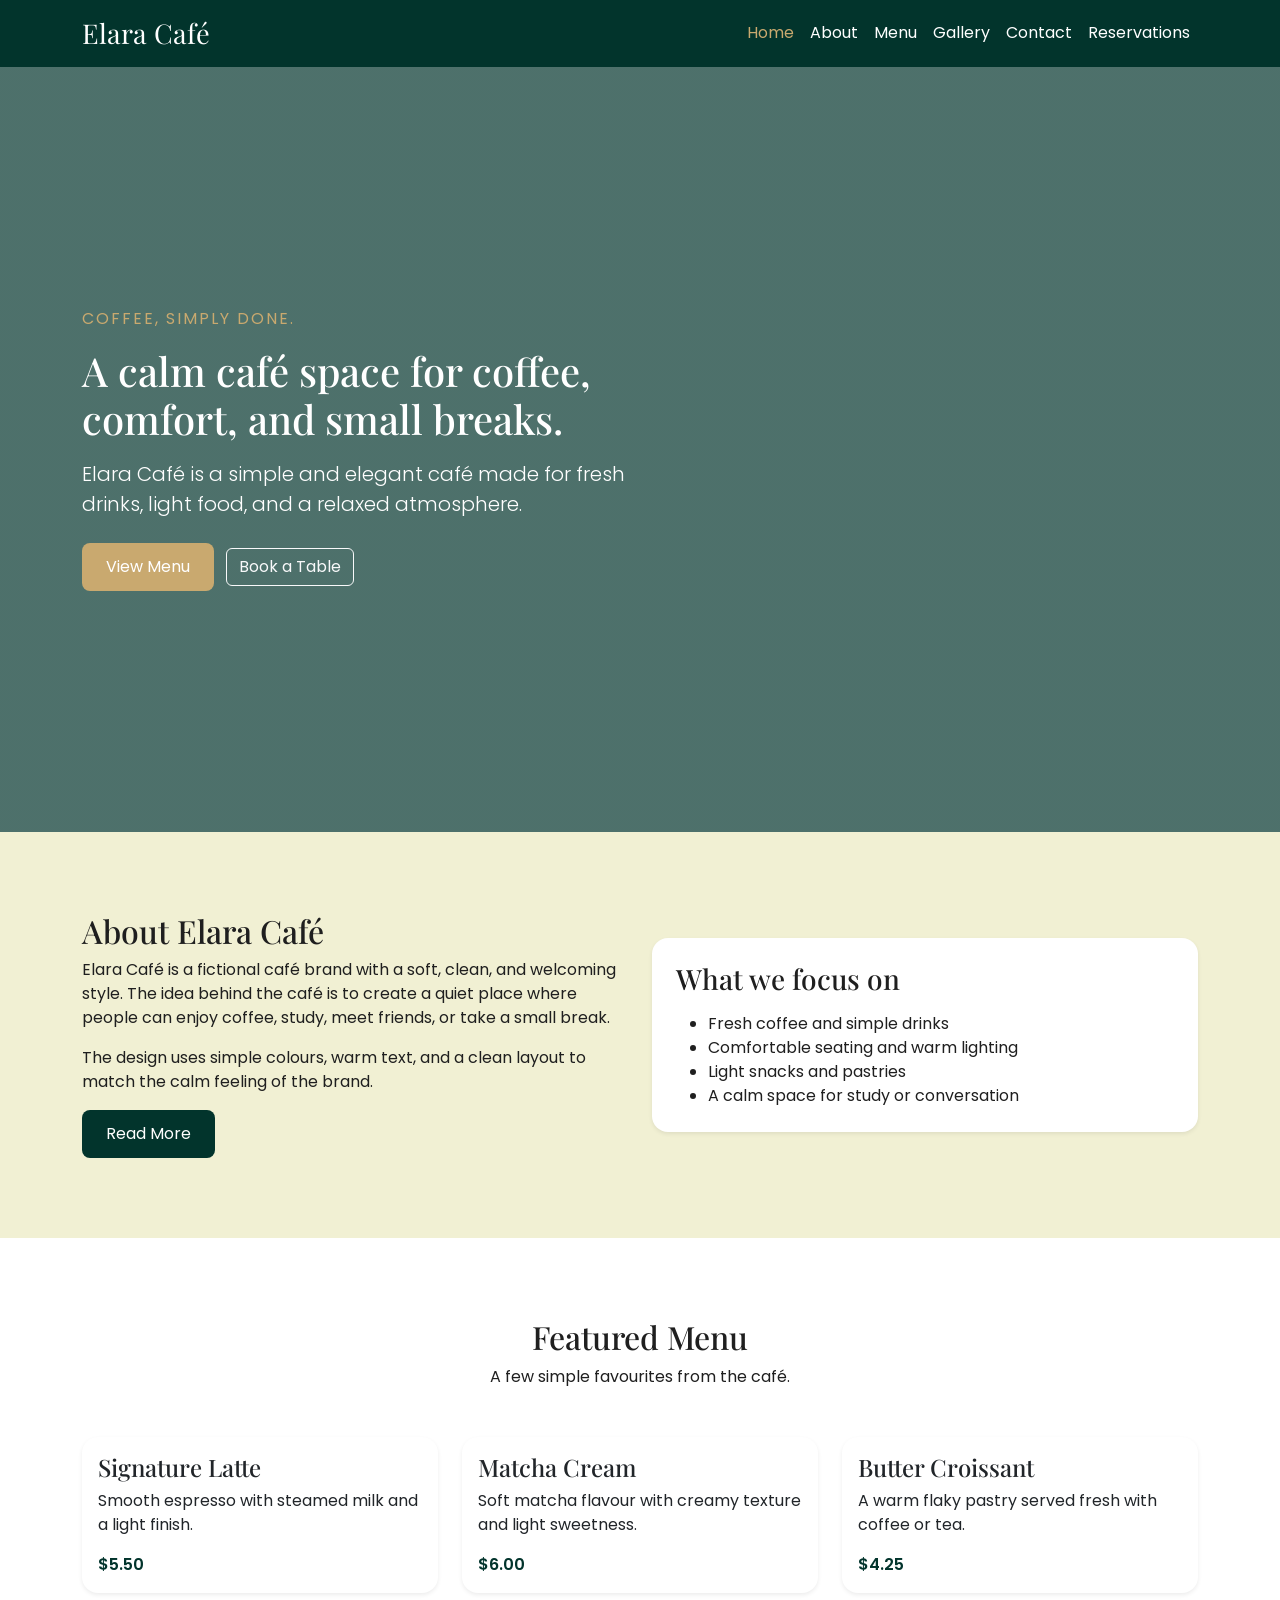
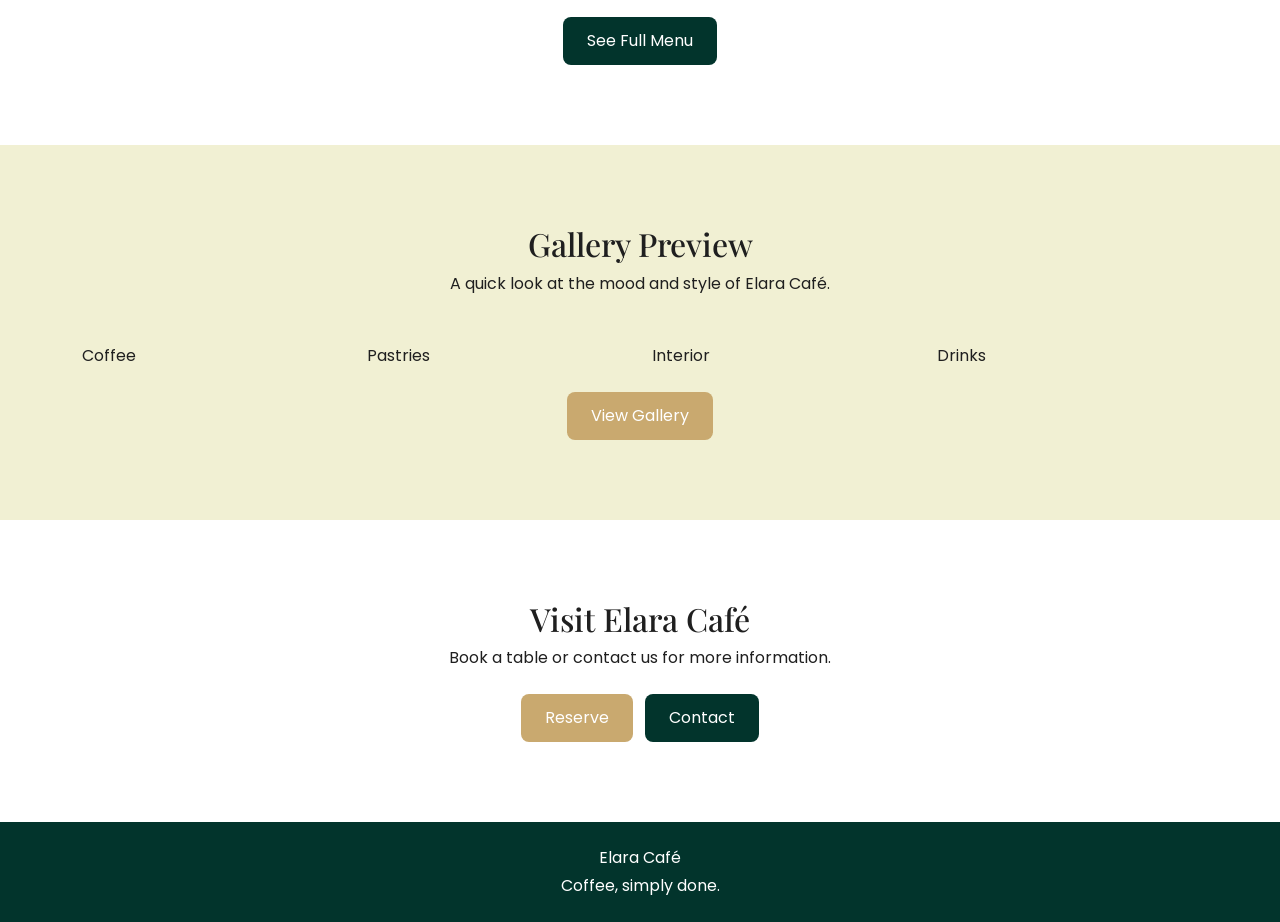
<file: elara-cafe/index.html>
<!DOCTYPE html>
<html lang="en">
<head>
  <meta charset="UTF-8">
  <meta name="viewport" content="width=device-width, initial-scale=1.0">
  <title>Elara Café | Home</title>

  <link rel="preconnect" href="https://fonts.googleapis.com">
  <link rel="preconnect" href="https://fonts.gstatic.com" crossorigin>
  <link href="https://fonts.googleapis.com/css2?family=Playfair+Display:wght@500;600;700&family=Poppins:wght@300;400;500;600&display=swap" rel="stylesheet">

  <link href="https://cdn.jsdelivr.net/npm/bootstrap@5.3.3/dist/css/bootstrap.min.css" rel="stylesheet">
  <link rel="stylesheet" href="css/style.css">
</head>

<body>

  <nav class="navbar navbar-expand-lg navbar-dark custom-nav sticky-top">
    <div class="container">
      <a class="navbar-brand brand-name" href="index.html">Elara Café</a>

      <button class="navbar-toggler" type="button" data-bs-toggle="collapse" data-bs-target="#mainNav">
        <span class="navbar-toggler-icon"></span>
      </button>

      <div class="collapse navbar-collapse" id="mainNav">
        <ul class="navbar-nav ms-auto">
          <li class="nav-item"><a class="nav-link active" href="index.html">Home</a></li>
          <li class="nav-item"><a class="nav-link" href="about.html">About</a></li>
          <li class="nav-item"><a class="nav-link" href="menu.html">Menu</a></li>
          <li class="nav-item"><a class="nav-link" href="gallery.html">Gallery</a></li>
          <li class="nav-item"><a class="nav-link" href="contact.html">Contact</a></li>
          <li class="nav-item"><a class="nav-link" href="reservations.html">Reservations</a></li>
        </ul>
      </div>
    </div>
  </nav>

  <header class="hero-section d-flex align-items-center">
    <div class="container">
      <div class="row align-items-center">
        <div class="col-lg-6 hero-text">
          <p class="small-heading">Coffee, simply done.</p>
          <h1>A calm café space for coffee, comfort, and small breaks.</h1>
          <p class="lead mt-3">
            Elara Café is a simple and elegant café made for fresh drinks, light food, and a relaxed atmosphere.
          </p>
          <div class="mt-4">
            <a href="menu.html" class="btn btn-gold me-2">View Menu</a>
            <a href="reservations.html" class="btn btn-outline-light">Book a Table</a>
          </div>
        </div>
      </div>
    </div>
  </header>

  <section class="section-space bg-cream">
    <div class="container">
      <div class="row g-4 align-items-center">
        <div class="col-lg-6">
          <h2>About Elara Café</h2>
          <p>
            Elara Café is a fictional café brand with a soft, clean, and welcoming style. 
            The idea behind the café is to create a quiet place where people can enjoy coffee, study, meet friends, or take a small break.
          </p>
          <p>
            The design uses simple colours, warm text, and a clean layout to match the calm feeling of the brand.
          </p>
          <a href="about.html" class="btn btn-darkgreen">Read More</a>
        </div>

        <div class="col-lg-6">
          <div class="info-card p-4 shadow-sm">
            <h3 class="mb-3">What we focus on</h3>
            <ul class="mb-0">
              <li>Fresh coffee and simple drinks</li>
              <li>Comfortable seating and warm lighting</li>
              <li>Light snacks and pastries</li>
              <li>A calm space for study or conversation</li>
            </ul>
          </div>
        </div>
      </div>
    </div>
  </section>

  <section class="section-space">
    <div class="container">
      <div class="text-center mb-5">
        <h2>Featured Menu</h2>
        <p>A few simple favourites from the café.</p>
      </div>

      <div class="row g-4">
        <div class="col-md-4">
          <div class="card h-100 menu-card border-0 shadow-sm">
            <div class="card-body">
              <h4>Signature Latte</h4>
              <p>Smooth espresso with steamed milk and a light finish.</p>
              <p class="price mb-0">$5.50</p>
            </div>
          </div>
        </div>

        <div class="col-md-4">
          <div class="card h-100 menu-card border-0 shadow-sm">
            <div class="card-body">
              <h4>Matcha Cream</h4>
              <p>Soft matcha flavour with creamy texture and light sweetness.</p>
              <p class="price mb-0">$6.00</p>
            </div>
          </div>
        </div>

        <div class="col-md-4">
          <div class="card h-100 menu-card border-0 shadow-sm">
            <div class="card-body">
              <h4>Butter Croissant</h4>
              <p>A warm flaky pastry served fresh with coffee or tea.</p>
              <p class="price mb-0">$4.25</p>
            </div>
          </div>
        </div>
      </div>

      <div class="text-center mt-4">
        <a href="menu.html" class="btn btn-darkgreen">See Full Menu</a>
      </div>
    </div>
  </section>

  <section class="section-space bg-cream">
    <div class="container">
      <div class="text-center mb-5">
        <h2>Gallery Preview</h2>
        <p>A quick look at the mood and style of Elara Café.</p>
      </div>

      <div class="row g-4">
        <div class="col-sm-6 col-lg-3">
          <div class="gallery-box">Coffee</div>
        </div>
        <div class="col-sm-6 col-lg-3">
          <div class="gallery-box">Pastries</div>
        </div>
        <div class="col-sm-6 col-lg-3">
          <div class="gallery-box">Interior</div>
        </div>
        <div class="col-sm-6 col-lg-3">
          <div class="gallery-box">Drinks</div>
        </div>
      </div>

      <div class="text-center mt-4">
        <a href="gallery.html" class="btn btn-gold">View Gallery</a>
      </div>
    </div>
  </section>

  <section class="section-space text-center">
    <div class="container">
      <h2>Visit Elara Café</h2>
      <p class="mb-4">Book a table or contact us for more information.</p>
      <a href="reservations.html" class="btn btn-gold me-2">Reserve</a>
      <a href="contact.html" class="btn btn-darkgreen">Contact</a>
    </div>
  </section>

  <footer class="site-footer text-center py-4">
    <div class="container">
      <p class="mb-1">Elara Café</p>
      <p class="mb-0">Coffee, simply done.</p>
    </div>
  </footer>

  <script src="https://code.jquery.com/jquery-3.7.1.min.js"></script>
  <script src="https://cdn.jsdelivr.net/npm/bootstrap@5.3.3/dist/js/bootstrap.bundle.min.js"></script>
  <script src="js/script.js"></script>
</body>
</html>
</file>
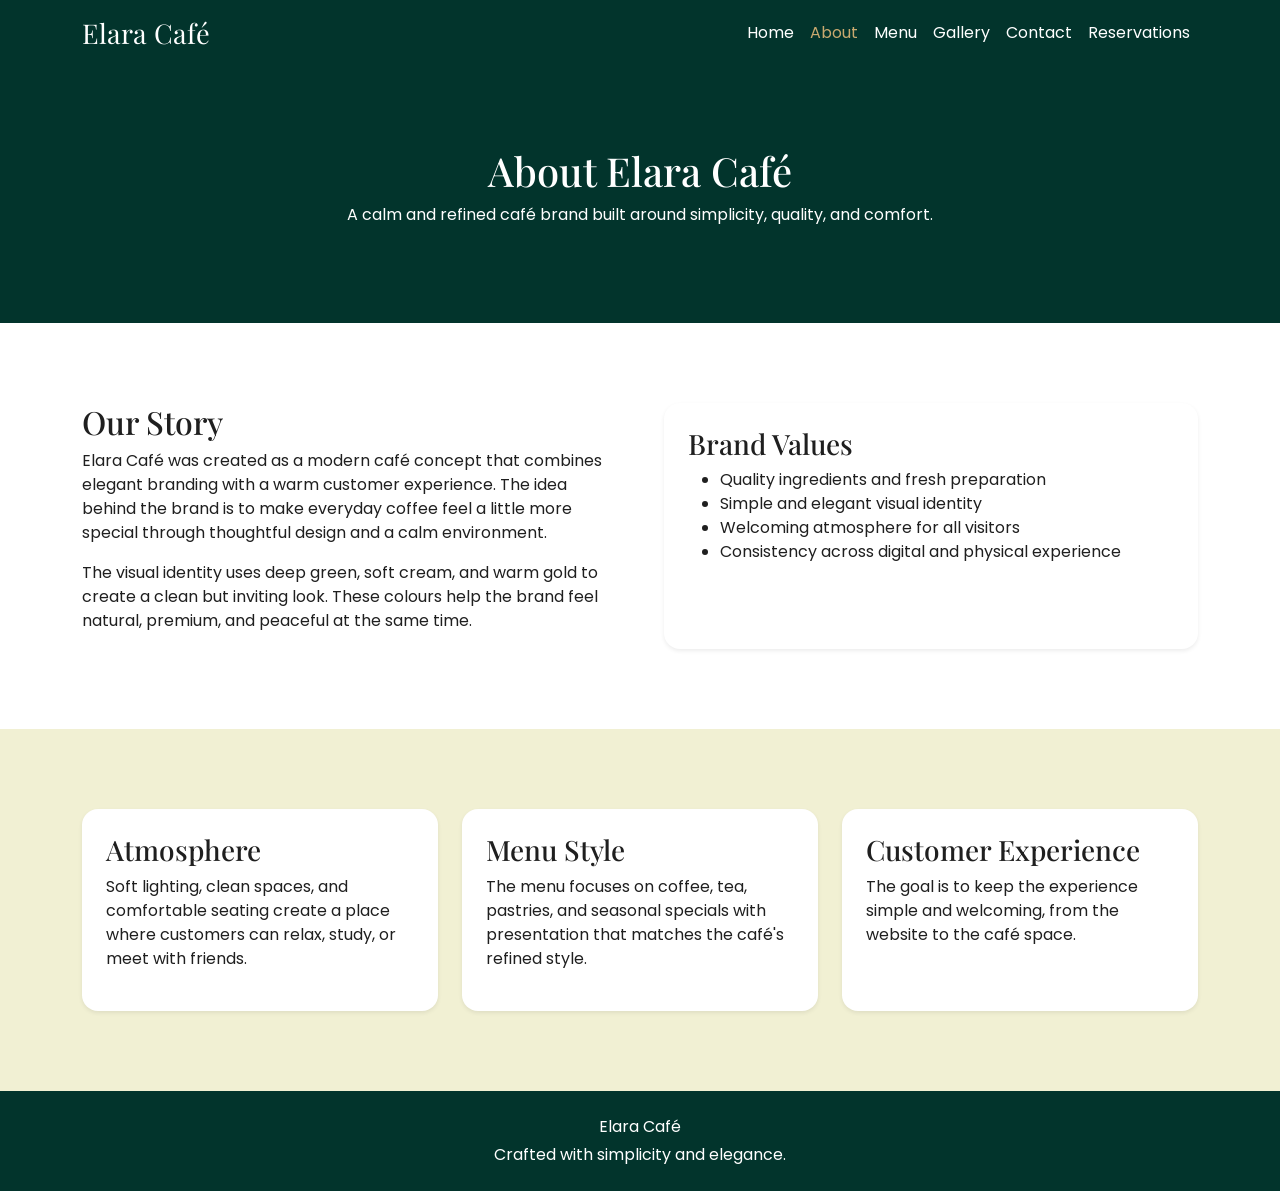
<file: elara-cafe/about.html>
<!DOCTYPE html>
<html lang="en">
<head>
  <meta charset="UTF-8">
  <meta name="viewport" content="width=device-width, initial-scale=1.0">
  <title>Elara Café | About</title>
  <link rel="preconnect" href="https://fonts.googleapis.com">
  <link rel="preconnect" href="https://fonts.gstatic.com" crossorigin>
  <link href="https://fonts.googleapis.com/css2?family=Playfair+Display:wght@500;600;700&family=Poppins:wght@300;400;500;600&display=swap" rel="stylesheet">
  <link href="https://cdn.jsdelivr.net/npm/bootstrap@5.3.3/dist/css/bootstrap.min.css" rel="stylesheet">
  <link rel="stylesheet" href="https://cdnjs.cloudflare.com/ajax/libs/animate.css/4.1.1/animate.min.css">
  <link rel="stylesheet" href="css/style.css">
</head>
<body>
  <nav class="navbar navbar-expand-lg navbar-dark custom-nav sticky-top">
    <div class="container">
      <a class="navbar-brand brand-name" href="index.html">Elara Café</a>
      <button class="navbar-toggler" type="button" data-bs-toggle="collapse" data-bs-target="#mainNav">
        <span class="navbar-toggler-icon"></span>
      </button>
      <div class="collapse navbar-collapse" id="mainNav">
        <ul class="navbar-nav ms-auto">
          <li class="nav-item"><a class="nav-link" href="index.html">Home</a></li>
          <li class="nav-item"><a class="nav-link active" href="about.html">About</a></li>
          <li class="nav-item"><a class="nav-link" href="menu.html">Menu</a></li>
          <li class="nav-item"><a class="nav-link" href="gallery.html">Gallery</a></li>
          <li class="nav-item"><a class="nav-link" href="contact.html">Contact</a></li>
          <li class="nav-item"><a class="nav-link" href="reservations.html">Reservations</a></li>
        </ul>
      </div>
    </div>
  </nav>

  <section class="page-banner text-center">
    <div class="container">
      <h1 class="animate__animated animate__fadeInUp">About Elara Café</h1>
      <p>A calm and refined café brand built around simplicity, quality, and comfort.</p>
    </div>
  </section>

  <section class="section-space">
    <div class="container">
      <div class="row g-5">
        <div class="col-lg-6">
          <h2>Our Story</h2>
          <p>Elara Café was created as a modern café concept that combines elegant branding with a warm customer experience. The idea behind the brand is to make everyday coffee feel a little more special through thoughtful design and a calm environment.</p>
          <p>The visual identity uses deep green, soft cream, and warm gold to create a clean but inviting look. These colours help the brand feel natural, premium, and peaceful at the same time.</p>
        </div>
        <div class="col-lg-6">
          <div class="info-card p-4 shadow-sm h-100">
            <h3>Brand Values</h3>
            <ul>
              <li>Quality ingredients and fresh preparation</li>
              <li>Simple and elegant visual identity</li>
              <li>Welcoming atmosphere for all visitors</li>
              <li>Consistency across digital and physical experience</li>
            </ul>
          </div>
        </div>
      </div>
    </div>
  </section>

  <section class="section-space bg-cream">
    <div class="container">
      <div class="row g-4">
        <div class="col-md-4">
          <div class="info-card p-4 shadow-sm h-100">
            <h3>Atmosphere</h3>
            <p>Soft lighting, clean spaces, and comfortable seating create a place where customers can relax, study, or meet with friends.</p>
          </div>
        </div>
        <div class="col-md-4">
          <div class="info-card p-4 shadow-sm h-100">
            <h3>Menu Style</h3>
            <p>The menu focuses on coffee, tea, pastries, and seasonal specials with presentation that matches the café's refined style.</p>
          </div>
        </div>
        <div class="col-md-4">
          <div class="info-card p-4 shadow-sm h-100">
            <h3>Customer Experience</h3>
            <p>The goal is to keep the experience simple and welcoming, from the website to the café space.</p>
          </div>
        </div>
      </div>
    </div>
  </section>

  <footer class="site-footer text-center py-4">
    <div class="container">
      <p class="mb-1">Elara Café</p>
      <p class="mb-0">Crafted with simplicity and elegance.</p>
    </div>
  </footer>

  <script src="https://code.jquery.com/jquery-3.7.1.min.js"></script>
  <script src="https://cdn.jsdelivr.net/npm/bootstrap@5.3.3/dist/js/bootstrap.bundle.min.js"></script>
  <script src="js/script.js"></script>
</body>
</html>
</file>
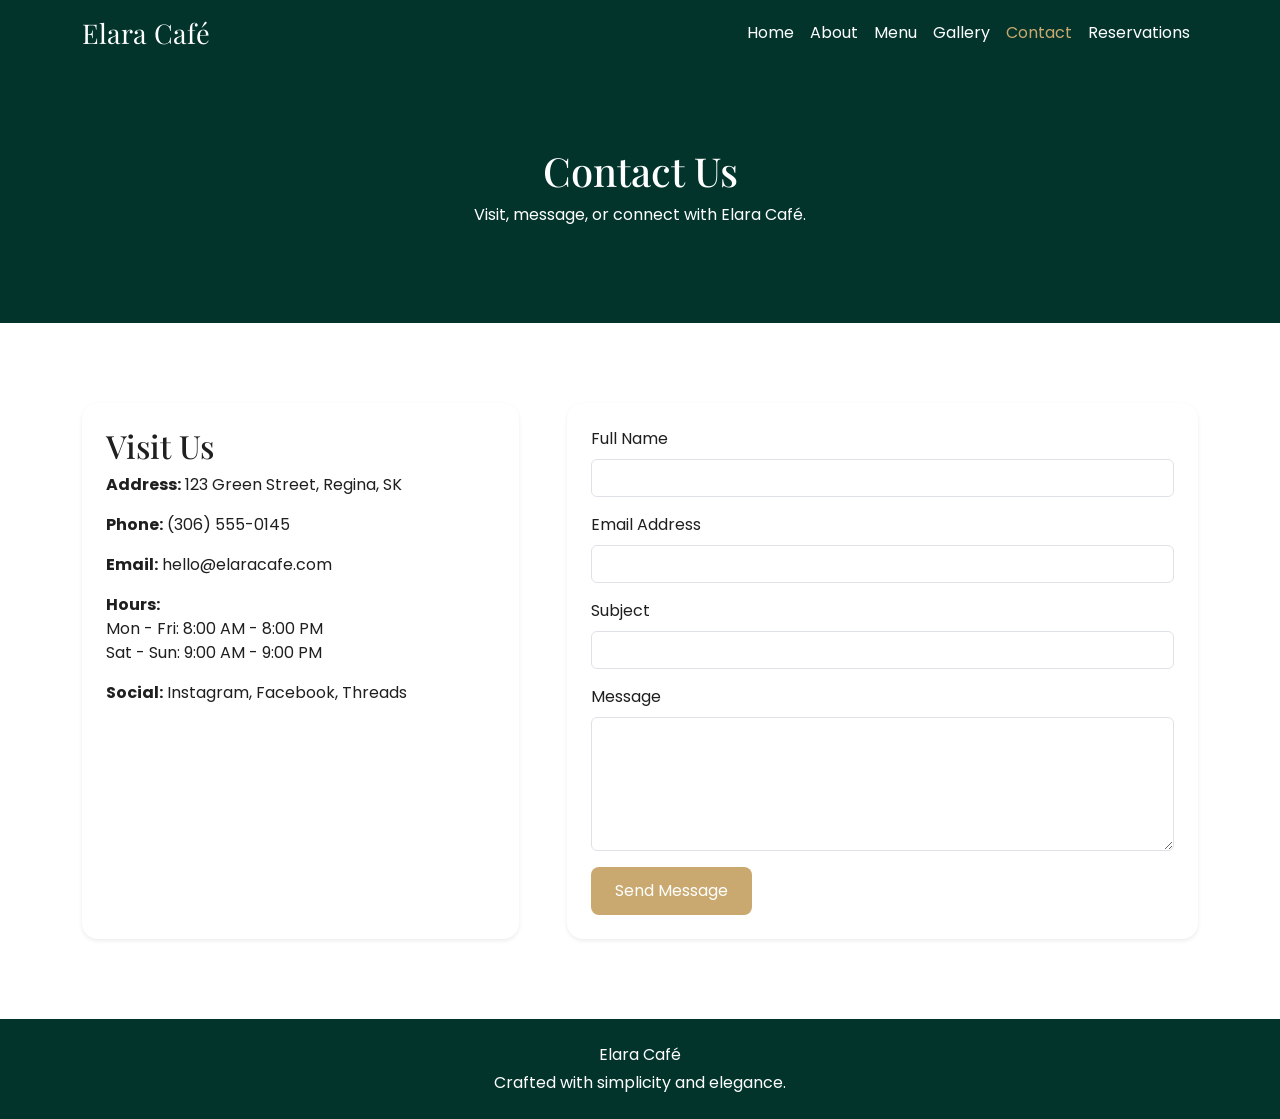
<file: elara-cafe/contact.html>
<!DOCTYPE html>
<html lang="en">
<head>
  <meta charset="UTF-8">
  <meta name="viewport" content="width=device-width, initial-scale=1.0">
  <title>Elara Café | Contact</title>
  <link rel="preconnect" href="https://fonts.googleapis.com">
  <link rel="preconnect" href="https://fonts.gstatic.com" crossorigin>
  <link href="https://fonts.googleapis.com/css2?family=Playfair+Display:wght@500;600;700&family=Poppins:wght@300;400;500;600&display=swap" rel="stylesheet">
  <link href="https://cdn.jsdelivr.net/npm/bootstrap@5.3.3/dist/css/bootstrap.min.css" rel="stylesheet">
  <link rel="stylesheet" href="https://cdnjs.cloudflare.com/ajax/libs/animate.css/4.1.1/animate.min.css">
  <link rel="stylesheet" href="css/style.css">
</head>
<body>
  <nav class="navbar navbar-expand-lg navbar-dark custom-nav sticky-top">
    <div class="container">
      <a class="navbar-brand brand-name" href="index.html">Elara Café</a>
      <button class="navbar-toggler" type="button" data-bs-toggle="collapse" data-bs-target="#mainNav">
        <span class="navbar-toggler-icon"></span>
      </button>
      <div class="collapse navbar-collapse" id="mainNav">
        <ul class="navbar-nav ms-auto">
          <li class="nav-item"><a class="nav-link" href="index.html">Home</a></li>
          <li class="nav-item"><a class="nav-link" href="about.html">About</a></li>
          <li class="nav-item"><a class="nav-link" href="menu.html">Menu</a></li>
          <li class="nav-item"><a class="nav-link" href="gallery.html">Gallery</a></li>
          <li class="nav-item"><a class="nav-link active" href="contact.html">Contact</a></li>
          <li class="nav-item"><a class="nav-link" href="reservations.html">Reservations</a></li>
        </ul>
      </div>
    </div>
  </nav>

  <section class="page-banner text-center">
    <div class="container">
      <h1 class="animate__animated animate__fadeInUp">Contact Us</h1>
      <p>Visit, message, or connect with Elara Café.</p>
    </div>
  </section>

  <section class="section-space">
    <div class="container">
      <div class="row g-5">
        <div class="col-lg-5">
          <div class="info-card p-4 shadow-sm h-100">
            <h2>Visit Us</h2>
            <p><strong>Address:</strong> 123 Green Street, Regina, SK</p>
            <p><strong>Phone:</strong> (306) 555-0145</p>
            <p><strong>Email:</strong> hello@elaracafe.com</p>
            <p><strong>Hours:</strong><br>Mon - Fri: 8:00 AM - 8:00 PM<br>Sat - Sun: 9:00 AM - 9:00 PM</p>
            <p><strong>Social:</strong> Instagram, Facebook, Threads</p>
          </div>
        </div>
        <div class="col-lg-7">
          <form class="contact-form shadow-sm p-4">
            <div class="mb-3">
              <label for="name" class="form-label">Full Name</label>
              <input type="text" class="form-control" id="name" required>
            </div>
            <div class="mb-3">
              <label for="email" class="form-label">Email Address</label>
              <input type="email" class="form-control" id="email" required>
            </div>
            <div class="mb-3">
              <label for="subject" class="form-label">Subject</label>
              <input type="text" class="form-control" id="subject">
            </div>
            <div class="mb-3">
              <label for="message" class="form-label">Message</label>
              <textarea class="form-control" id="message" rows="5" required></textarea>
            </div>
            <button type="submit" class="btn btn-gold">Send Message</button>
          </form>
        </div>
      </div>
    </div>
  </section>

  <footer class="site-footer text-center py-4">
    <div class="container">
      <p class="mb-1">Elara Café</p>
      <p class="mb-0">Crafted with simplicity and elegance.</p>
    </div>
  </footer>

  <script src="https://code.jquery.com/jquery-3.7.1.min.js"></script>
  <script src="https://cdn.jsdelivr.net/npm/bootstrap@5.3.3/dist/js/bootstrap.bundle.min.js"></script>
  <script src="js/script.js"></script>
</body>
</html>
</file>
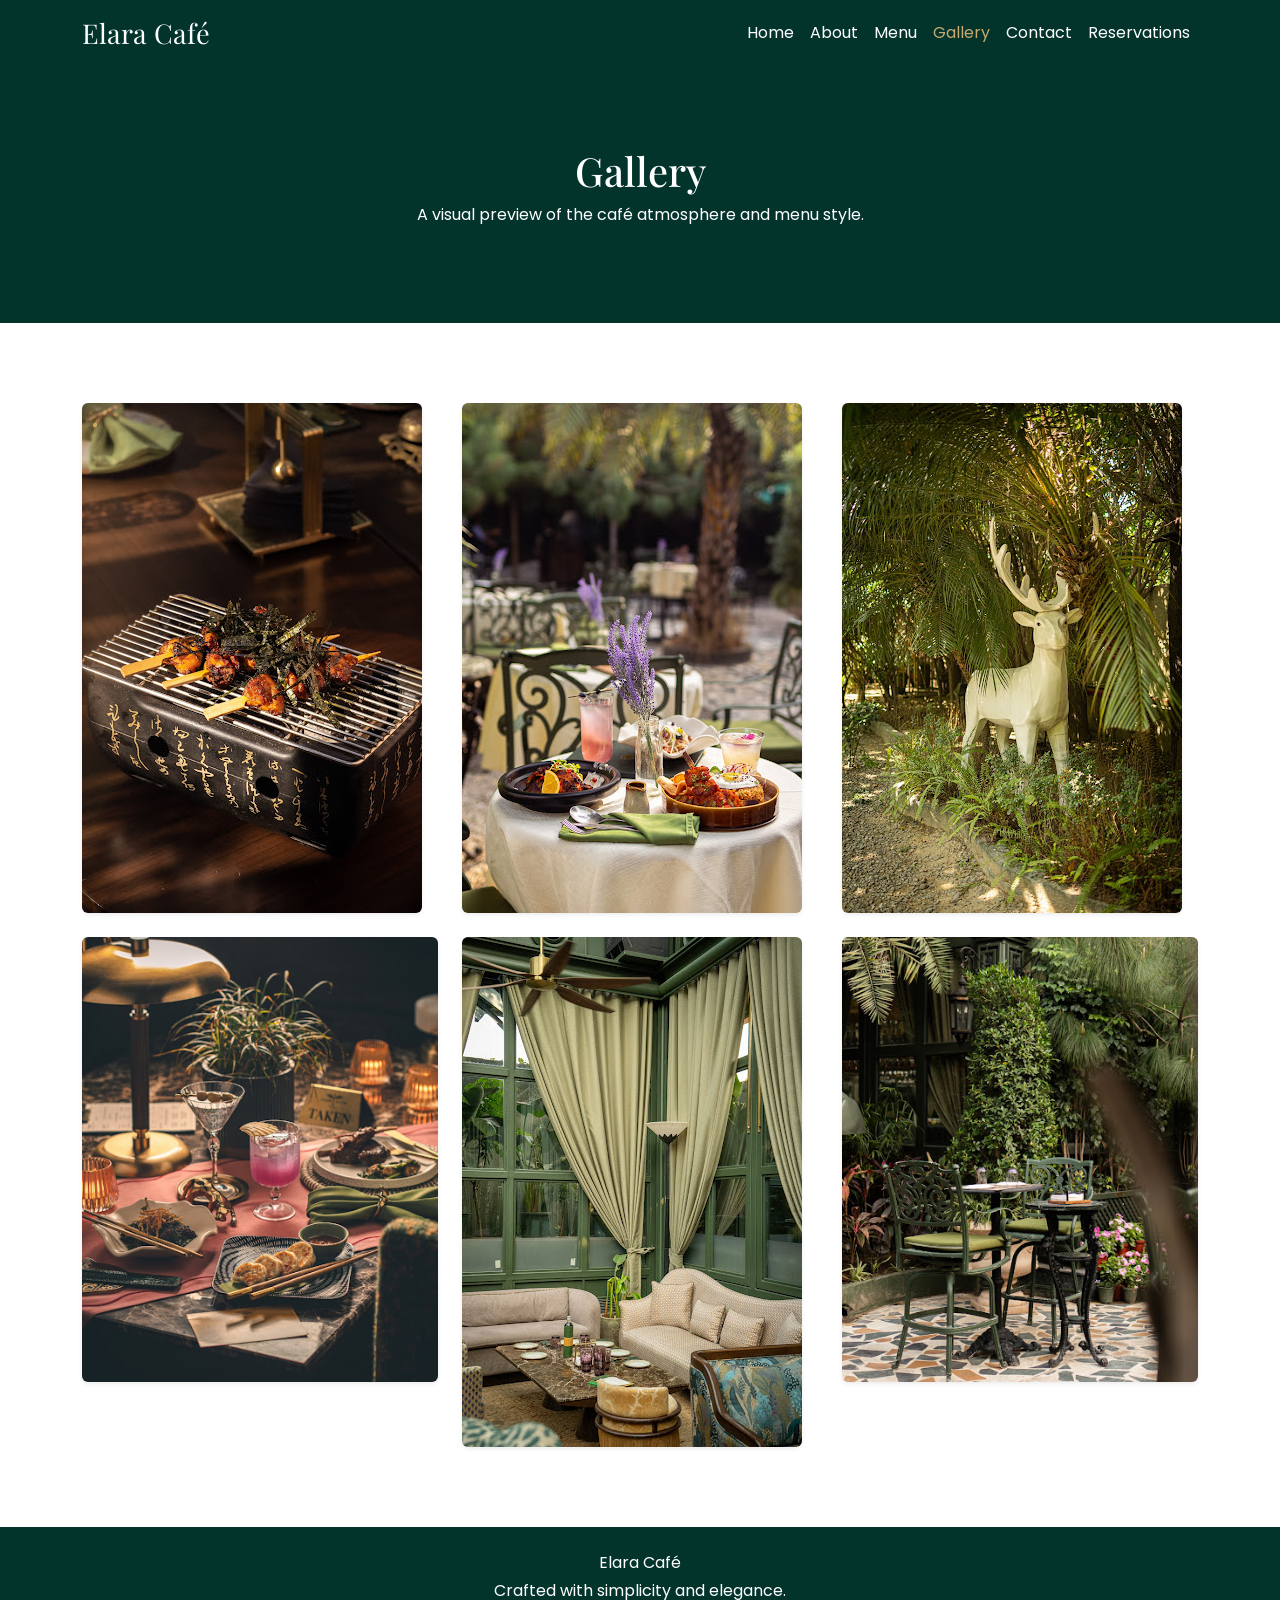
<file: elara-cafe/gallery.html>
<!DOCTYPE html>
<html lang="en">
<head>
  <meta charset="UTF-8">
  <meta name="viewport" content="width=device-width, initial-scale=1.0">
  <title>Elara Café | Gallery</title>
  <link rel="preconnect" href="https://fonts.googleapis.com">
  <link rel="preconnect" href="https://fonts.gstatic.com" crossorigin>
  <link href="https://fonts.googleapis.com/css2?family=Playfair+Display:wght@500;600;700&family=Poppins:wght@300;400;500;600&display=swap" rel="stylesheet">
  <link href="https://cdn.jsdelivr.net/npm/bootstrap@5.3.3/dist/css/bootstrap.min.css" rel="stylesheet">
  <link rel="stylesheet" href="https://cdnjs.cloudflare.com/ajax/libs/animate.css/4.1.1/animate.min.css">
  <link rel="stylesheet" href="css/style.css">
</head>
<body>
  <nav class="navbar navbar-expand-lg navbar-dark custom-nav sticky-top">
    <div class="container">
      <a class="navbar-brand brand-name" href="index.html">Elara Café</a>
      <button class="navbar-toggler" type="button" data-bs-toggle="collapse" data-bs-target="#mainNav">
        <span class="navbar-toggler-icon"></span>
      </button>
      <div class="collapse navbar-collapse" id="mainNav">
        <ul class="navbar-nav ms-auto">
          <li class="nav-item"><a class="nav-link" href="index.html">Home</a></li>
          <li class="nav-item"><a class="nav-link" href="about.html">About</a></li>
          <li class="nav-item"><a class="nav-link" href="menu.html">Menu</a></li>
          <li class="nav-item"><a class="nav-link active" href="gallery.html">Gallery</a></li>
          <li class="nav-item"><a class="nav-link" href="contact.html">Contact</a></li>
          <li class="nav-item"><a class="nav-link" href="reservations.html">Reservations</a></li>
        </ul>
      </div>
    </div>
  </nav>

  <section class="page-banner text-center">
    <div class="container">
      <h1 class="animate__animated animate__fadeInUp">Gallery</h1>
      <p>A visual preview of the café atmosphere and menu style.</p>
    </div>
  </section>

  <section class="section-space">
  <div class="container">
    <div class="row g-4">

      <div class="col-sm-6 col-lg-4">
        <img src="images/1-website.jpg" class="img-fluid rounded shadow-sm" alt="Coffee">
      </div>

      <div class="col-sm-6 col-lg-4">
        <img src="images/2-website.jpg" class="img-fluid rounded shadow-sm" alt="Latte">
      </div>

      <div class="col-sm-6 col-lg-4">
        <img src="images/3-website.jpg" class="img-fluid rounded shadow-sm" alt="Table">
      </div>

      <div class="col-sm-6 col-lg-4">
        <img src="images/4-website.jpg" class="img-fluid rounded shadow-sm" alt="Pastries">
      </div>

      <div class="col-sm-6 col-lg-4">
        <img src="images/5-website.jpg" class="img-fluid rounded shadow-sm" alt="Interior">
      </div>

      <div class="col-sm-6 col-lg-4">
        <img src="images/6-website.jpg" class="img-fluid rounded shadow-sm" alt="Dessert">
      </div>

    </div>
  </div>
</section>

  <footer class="site-footer text-center py-4">
    <div class="container">
      <p class="mb-1">Elara Café</p>
      <p class="mb-0">Crafted with simplicity and elegance.</p>
    </div>
  </footer>

  <script src="https://code.jquery.com/jquery-3.7.1.min.js"></script>
  <script src="https://cdn.jsdelivr.net/npm/bootstrap@5.3.3/dist/js/bootstrap.bundle.min.js"></script>
  <script src="js/script.js"></script>
</body>
</html>
</file>
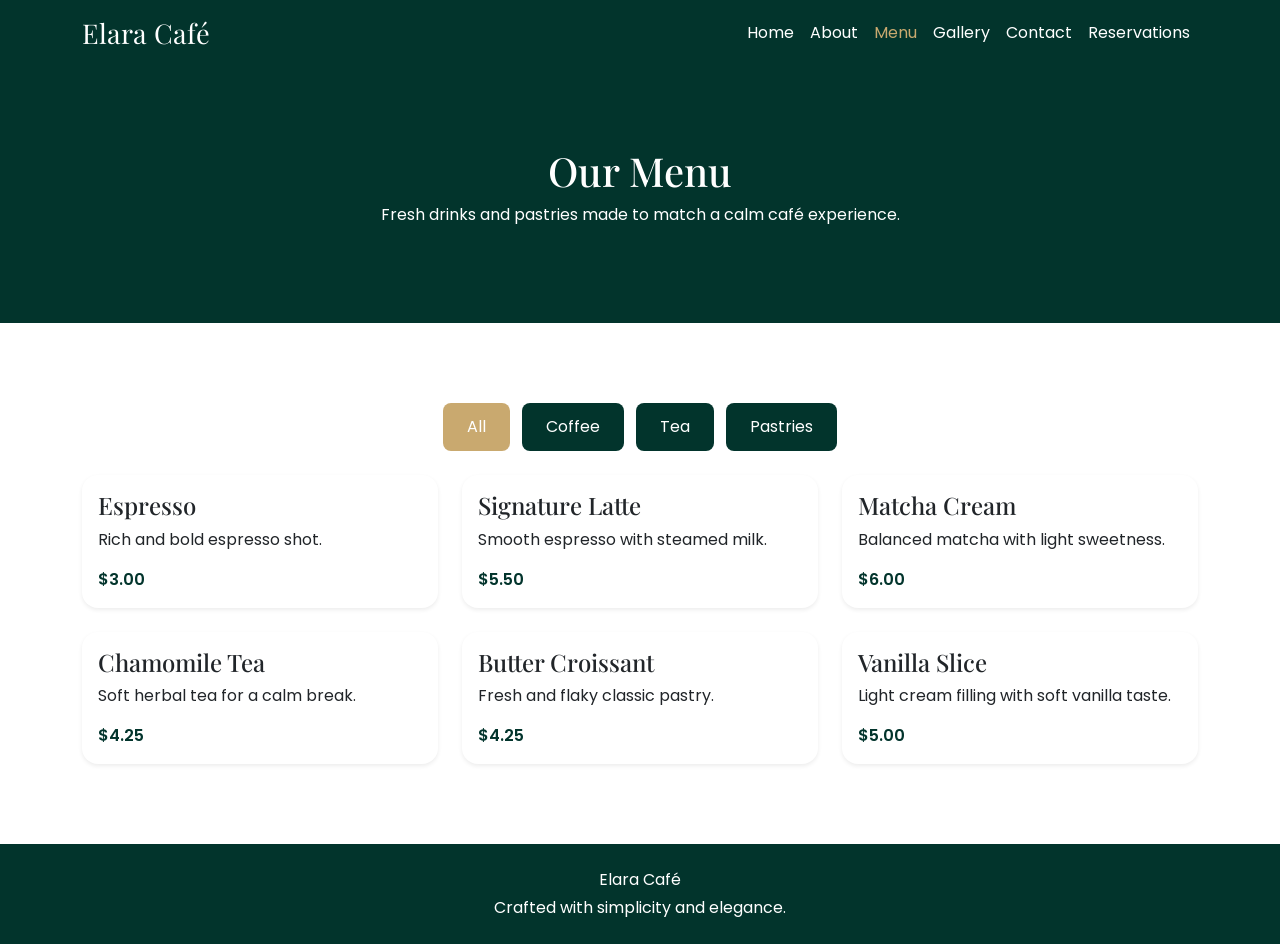
<file: elara-cafe/menu.html>
<!DOCTYPE html>
<html lang="en">
<head>
  <meta charset="UTF-8">
  <meta name="viewport" content="width=device-width, initial-scale=1.0">
  <title>Elara Café | Menu</title>
  <link rel="preconnect" href="https://fonts.googleapis.com">
  <link rel="preconnect" href="https://fonts.gstatic.com" crossorigin>
  <link href="https://fonts.googleapis.com/css2?family=Playfair+Display:wght@500;600;700&family=Poppins:wght@300;400;500;600&display=swap" rel="stylesheet">
  <link href="https://cdn.jsdelivr.net/npm/bootstrap@5.3.3/dist/css/bootstrap.min.css" rel="stylesheet">
  <link rel="stylesheet" href="https://cdnjs.cloudflare.com/ajax/libs/animate.css/4.1.1/animate.min.css">
  <link rel="stylesheet" href="css/style.css">
</head>
<body>
  <nav class="navbar navbar-expand-lg navbar-dark custom-nav sticky-top">
    <div class="container">
      <a class="navbar-brand brand-name" href="index.html">Elara Café</a>
      <button class="navbar-toggler" type="button" data-bs-toggle="collapse" data-bs-target="#mainNav">
        <span class="navbar-toggler-icon"></span>
      </button>
      <div class="collapse navbar-collapse" id="mainNav">
        <ul class="navbar-nav ms-auto">
          <li class="nav-item"><a class="nav-link" href="index.html">Home</a></li>
          <li class="nav-item"><a class="nav-link" href="about.html">About</a></li>
          <li class="nav-item"><a class="nav-link active" href="menu.html">Menu</a></li>
          <li class="nav-item"><a class="nav-link" href="gallery.html">Gallery</a></li>
          <li class="nav-item"><a class="nav-link" href="contact.html">Contact</a></li>
          <li class="nav-item"><a class="nav-link" href="reservations.html">Reservations</a></li>
        </ul>
      </div>
    </div>
  </nav>

  <section class="page-banner text-center">
    <div class="container">
      <h1 class="animate__animated animate__fadeInUp">Our Menu</h1>
      <p>Fresh drinks and pastries made to match a calm café experience.</p>
    </div>
  </section>

  <section class="section-space">
    <div class="container">
      <div class="text-center mb-4">
        <button class="btn btn-gold filter-btn me-2" data-filter="all">All</button>
        <button class="btn btn-darkgreen filter-btn me-2" data-filter="coffee">Coffee</button>
        <button class="btn btn-darkgreen filter-btn me-2" data-filter="tea">Tea</button>
        <button class="btn btn-darkgreen filter-btn" data-filter="pastry">Pastries</button>
      </div>

      <div class="row g-4 menu-items">
        <div class="col-md-6 col-lg-4 menu-item coffee">
          <div class="card h-100 menu-card border-0 shadow-sm">
            <div class="card-body">
              <h4>Espresso</h4>
              <p>Rich and bold espresso shot.</p>
              <p class="price mb-0">$3.00</p>
            </div>
          </div>
        </div>
        <div class="col-md-6 col-lg-4 menu-item coffee">
          <div class="card h-100 menu-card border-0 shadow-sm">
            <div class="card-body">
              <h4>Signature Latte</h4>
              <p>Smooth espresso with steamed milk.</p>
              <p class="price mb-0">$5.50</p>
            </div>
          </div>
        </div>
        <div class="col-md-6 col-lg-4 menu-item tea">
          <div class="card h-100 menu-card border-0 shadow-sm">
            <div class="card-body">
              <h4>Matcha Cream</h4>
              <p>Balanced matcha with light sweetness.</p>
              <p class="price mb-0">$6.00</p>
            </div>
          </div>
        </div>
        <div class="col-md-6 col-lg-4 menu-item tea">
          <div class="card h-100 menu-card border-0 shadow-sm">
            <div class="card-body">
              <h4>Chamomile Tea</h4>
              <p>Soft herbal tea for a calm break.</p>
              <p class="price mb-0">$4.25</p>
            </div>
          </div>
        </div>
        <div class="col-md-6 col-lg-4 menu-item pastry">
          <div class="card h-100 menu-card border-0 shadow-sm">
            <div class="card-body">
              <h4>Butter Croissant</h4>
              <p>Fresh and flaky classic pastry.</p>
              <p class="price mb-0">$4.25</p>
            </div>
          </div>
        </div>
        <div class="col-md-6 col-lg-4 menu-item pastry">
          <div class="card h-100 menu-card border-0 shadow-sm">
            <div class="card-body">
              <h4>Vanilla Slice</h4>
              <p>Light cream filling with soft vanilla taste.</p>
              <p class="price mb-0">$5.00</p>
            </div>
          </div>
        </div>
      </div>
    </div>
  </section>

  <footer class="site-footer text-center py-4">
    <div class="container">
      <p class="mb-1">Elara Café</p>
      <p class="mb-0">Crafted with simplicity and elegance.</p>
    </div>
  </footer>

  <script src="https://code.jquery.com/jquery-3.7.1.min.js"></script>
  <script src="https://cdn.jsdelivr.net/npm/bootstrap@5.3.3/dist/js/bootstrap.bundle.min.js"></script>
  <script src="js/script.js"></script>
</body>
</html>
</file>
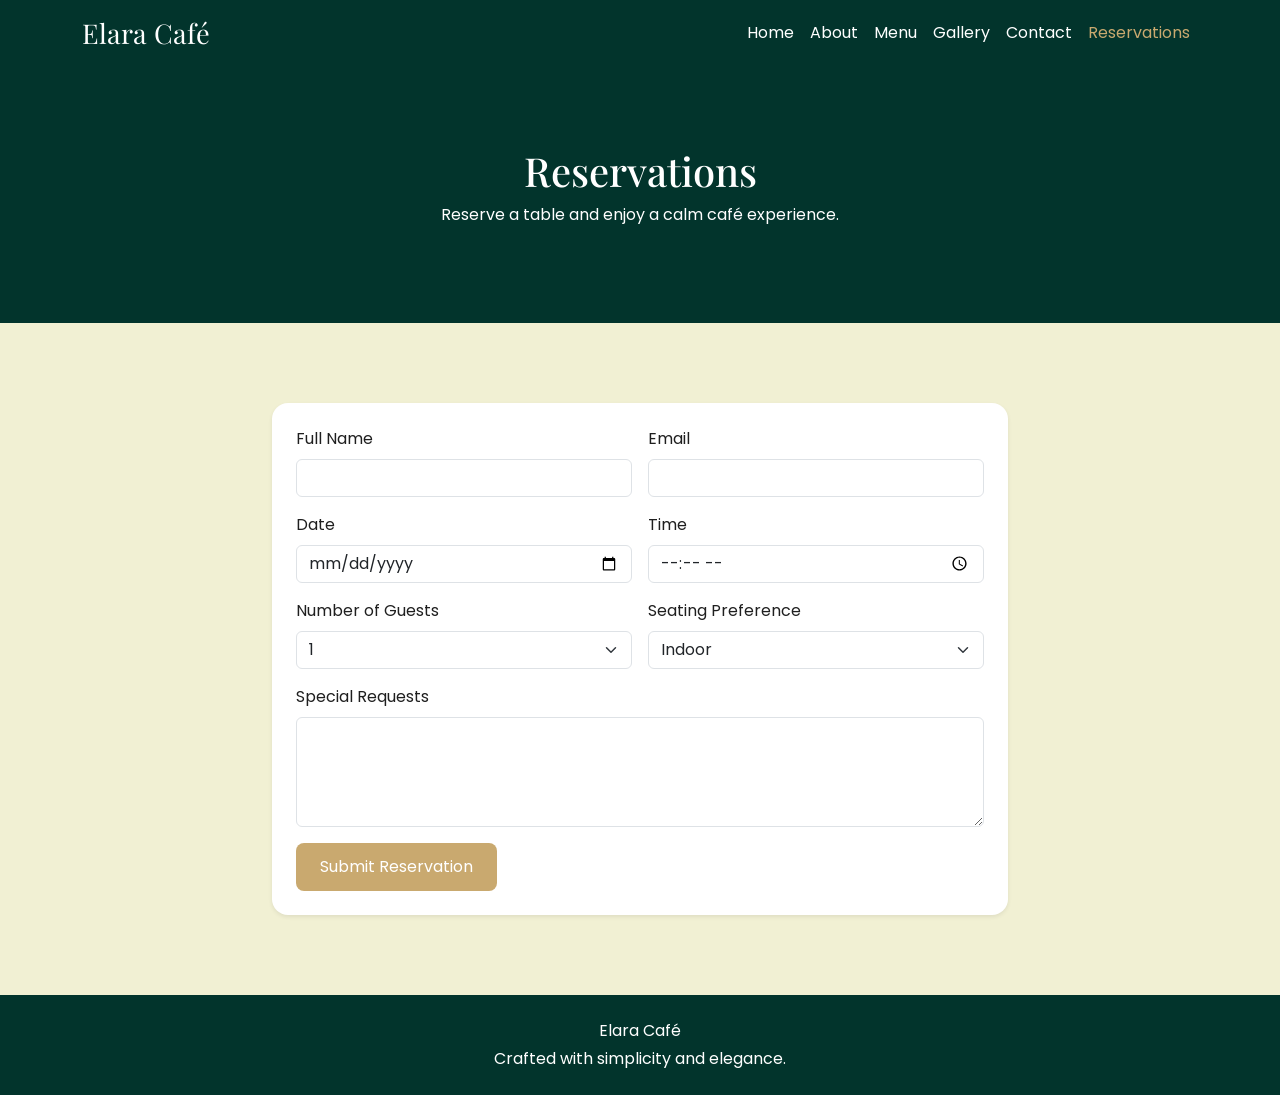
<file: elara-cafe/reservations.html>
<!DOCTYPE html>
<html lang="en">
<head>
  <meta charset="UTF-8">
  <meta name="viewport" content="width=device-width, initial-scale=1.0">
  <title>Elara Café | Reservations</title>
  <link rel="preconnect" href="https://fonts.googleapis.com">
  <link rel="preconnect" href="https://fonts.gstatic.com" crossorigin>
  <link href="https://fonts.googleapis.com/css2?family=Playfair+Display:wght@500;600;700&family=Poppins:wght@300;400;500;600&display=swap" rel="stylesheet">
  <link href="https://cdn.jsdelivr.net/npm/bootstrap@5.3.3/dist/css/bootstrap.min.css" rel="stylesheet">
  <link rel="stylesheet" href="https://cdnjs.cloudflare.com/ajax/libs/animate.css/4.1.1/animate.min.css">
  <link rel="stylesheet" href="css/style.css">
</head>
<body>
  <nav class="navbar navbar-expand-lg navbar-dark custom-nav sticky-top">
    <div class="container">
      <a class="navbar-brand brand-name" href="index.html">Elara Café</a>
      <button class="navbar-toggler" type="button" data-bs-toggle="collapse" data-bs-target="#mainNav">
        <span class="navbar-toggler-icon"></span>
      </button>
      <div class="collapse navbar-collapse" id="mainNav">
        <ul class="navbar-nav ms-auto">
          <li class="nav-item"><a class="nav-link" href="index.html">Home</a></li>
          <li class="nav-item"><a class="nav-link" href="about.html">About</a></li>
          <li class="nav-item"><a class="nav-link" href="menu.html">Menu</a></li>
          <li class="nav-item"><a class="nav-link" href="gallery.html">Gallery</a></li>
          <li class="nav-item"><a class="nav-link" href="contact.html">Contact</a></li>
          <li class="nav-item"><a class="nav-link active" href="reservations.html">Reservations</a></li>
        </ul>
      </div>
    </div>
  </nav>

  <section class="page-banner text-center">
    <div class="container">
      <h1 class="animate__animated animate__fadeInUp">Reservations</h1>
      <p>Reserve a table and enjoy a calm café experience.</p>
    </div>
  </section>

  <section class="section-space bg-cream">
    <div class="container">
      <div class="row justify-content-center">
        <div class="col-lg-8">
          <form class="contact-form shadow-sm p-4">
            <div class="row g-3">
              <div class="col-md-6">
                <label for="res-name" class="form-label">Full Name</label>
                <input type="text" class="form-control" id="res-name" required>
              </div>
              <div class="col-md-6">
                <label for="res-email" class="form-label">Email</label>
                <input type="email" class="form-control" id="res-email" required>
              </div>
              <div class="col-md-6">
                <label for="res-date" class="form-label">Date</label>
                <input type="date" class="form-control" id="res-date" required>
              </div>
              <div class="col-md-6">
                <label for="res-time" class="form-label">Time</label>
                <input type="time" class="form-control" id="res-time" required>
              </div>
              <div class="col-md-6">
                <label for="guests" class="form-label">Number of Guests</label>
                <select class="form-select" id="guests">
                  <option>1</option>
                  <option>2</option>
                  <option>3</option>
                  <option>4</option>
                  <option>5+</option>
                </select>
              </div>
              <div class="col-md-6">
                <label for="seating" class="form-label">Seating Preference</label>
                <select class="form-select" id="seating">
                  <option>Indoor</option>
                  <option>Window Seat</option>
                  <option>Patio</option>
                </select>
              </div>
              <div class="col-12">
                <label for="notes" class="form-label">Special Requests</label>
                <textarea class="form-control" id="notes" rows="4"></textarea>
              </div>
              <div class="col-12">
                <button type="submit" class="btn btn-gold">Submit Reservation</button>
              </div>
            </div>
          </form>
        </div>
      </div>
    </div>
  </section>

  <footer class="site-footer text-center py-4">
    <div class="container">
      <p class="mb-1">Elara Café</p>
      <p class="mb-0">Crafted with simplicity and elegance.</p>
    </div>
  </footer>

  <script src="https://code.jquery.com/jquery-3.7.1.min.js"></script>
  <script src="https://cdn.jsdelivr.net/npm/bootstrap@5.3.3/dist/js/bootstrap.bundle.min.js"></script>
  <script src="js/script.js"></script>
</body>
</html>
</file>
<file: elara-cafe/css/style.css>
body {
  font-family: "Poppins", sans-serif;
  color: #1f1f1f;
  background-color: #ffffff;
}

h1, h2, h3, h4, .brand-name {
  font-family: "Playfair Display", serif;
}

.custom-nav {
  background-color: #02342c;
}

.brand-name {
  font-size: 1.7rem;
}

.nav-link {
  color: #ffffff;
}
.nav-link:hover, .nav-link.active {
  color: #c9a96f !important;
}

.hero-section {
  min-height: 85vh;
  background: linear-gradient(rgba(2, 52, 44, 0.7), rgba(2, 52, 44, 0.7)), url("https://images.unsplash.com/photo-1509042239860-f550ce710b93?auto=format&fit=crop&w=1400&q=80") center/cover no-repeat;
  color: #ffffff;
}

.page-banner {
  background-color: #02342c;
  color: #ffffff;
  padding: 5rem 0;
}

.small-heading {
  text-transform: uppercase;
  letter-spacing: 2px;
  color: #c9a96f;
}

.section-space {
  padding: 5rem 0;
}

.bg-cream {
  background-color: #f1f0d3;
}

.info-card,
.contact-form,
.menu-card {
  background-color: #ffffff;
  border-radius: 16px;
}

.menu-card {
  transition: 0.3s;
}
.menu-card:hover {
  transform: translateY(-3px);
}

.gallery-img {
  width: 100%;
  height: 300px;
  object-fit: cover;
}

.price {
  color: #02342c;
  font-weight: 600;
}

.btn-gold {
  background-color: #c9a96f;
  color: #ffffff;
  border: none;
  padding: 0.75rem 1.5rem;
  border-radius: 8px;
}
.btn-gold:hover {
  background-color: #bd9650;
  color: #ffffff;
}

.btn-darkgreen {
  background-color: #02342c;
  color: #ffffff;
  border: none;
  padding: 0.75rem 1.5rem;
  border-radius: 8px;
}
.btn-darkgreen:hover {
  background-color: #045947;
  color: #ffffff;
}

.site-footer {
  background-color: #02342c;
  color: #ffffff;
}

@media (max-width: 768px) {
  .hero-section {
    min-height: 70vh;
    text-align: center;
  }
  .section-space {
    padding: 3.5rem 0;
  }
}
</file>
